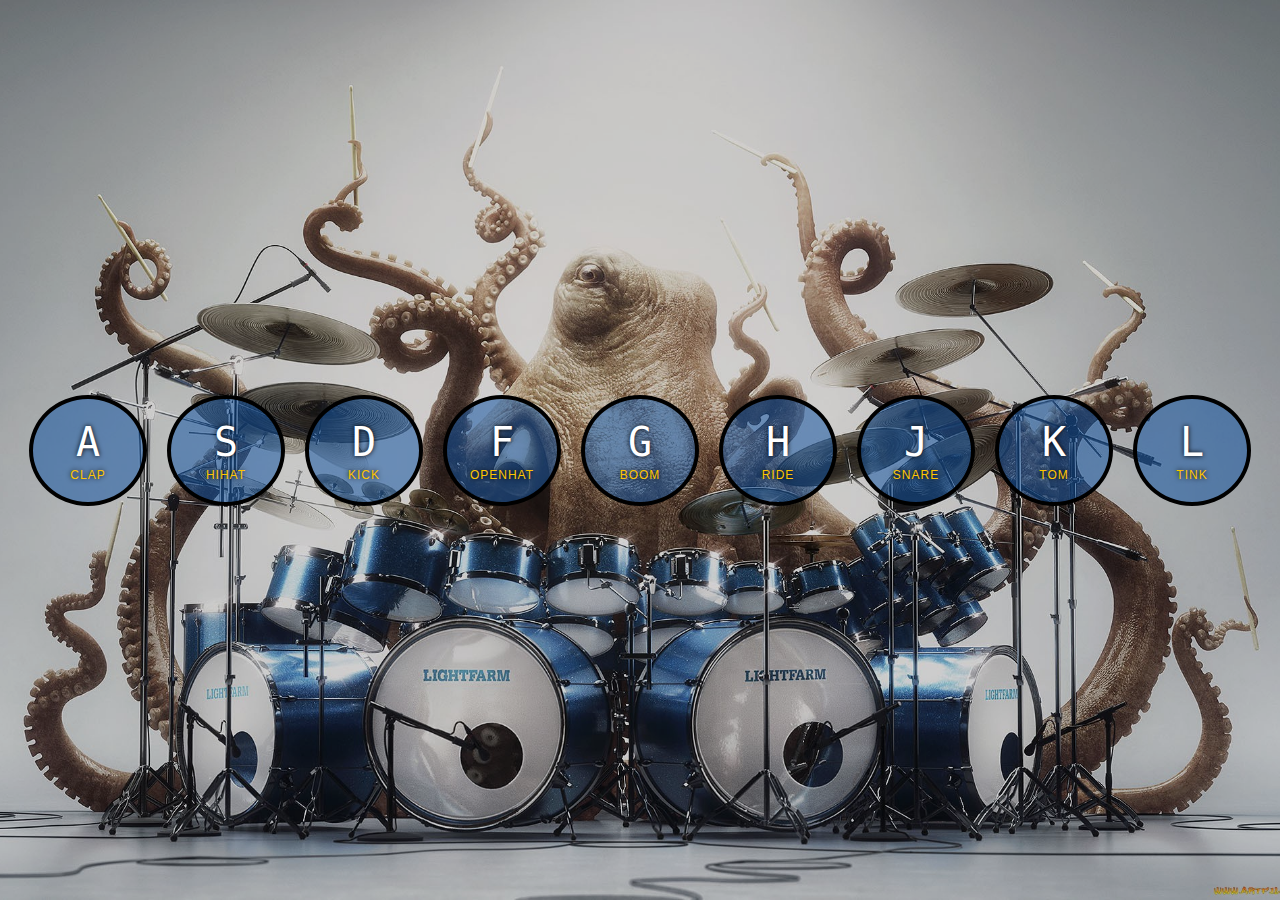
<file: 01. Drums/index.html>
<!DOCTYPE html>
<html lang="en">
<head>
  <meta charset="UTF-8">
  <title>JS Drum Kit</title>
  <link rel="stylesheet" href="style.css">
</head>
<body>


  <div class="keys">
    <div data-key="65" class="key">
      <kbd>A</kbd>
      <span class="sound">clap</span>
    </div>
    <div data-key="83" class="key">
      <kbd>S</kbd>
      <span class="sound">hihat</span>
    </div>
    <div data-key="68" class="key">
      <kbd>D</kbd>
      <span class="sound">kick</span>
    </div>
    <div data-key="70" class="key">
      <kbd>F</kbd>
      <span class="sound">openhat</span>
    </div>
    <div data-key="71" class="key">
      <kbd>G</kbd>
      <span class="sound">boom</span>
    </div>
    <div data-key="72" class="key">
      <kbd>H</kbd>
      <span class="sound">ride</span>
    </div>
    <div data-key="74" class="key">
      <kbd>J</kbd>
      <span class="sound">snare</span>
    </div>
    <div data-key="75" class="key">
      <kbd>K</kbd>
      <span class="sound">tom</span>
    </div>
    <div data-key="76" class="key">
      <kbd>L</kbd>
      <span class="sound">tink</span>
    </div>
  </div>

  <audio data-key="65" src="sounds/clap.wav"></audio>
  <audio data-key="83" src="sounds/hihat.wav"></audio>
  <audio data-key="68" src="sounds/kick.wav"></audio>
  <audio data-key="70" src="sounds/openhat.wav"></audio>
  <audio data-key="71" src="sounds/boom.wav"></audio>
  <audio data-key="72" src="sounds/ride.wav"></audio>
  <audio data-key="74" src="sounds/snare.wav"></audio>
  <audio data-key="75" src="sounds/tom.wav"></audio>
  <audio data-key="76" src="sounds/tink.wav"></audio>

<script src="main.js"></script>


</body>
</html>
</file>
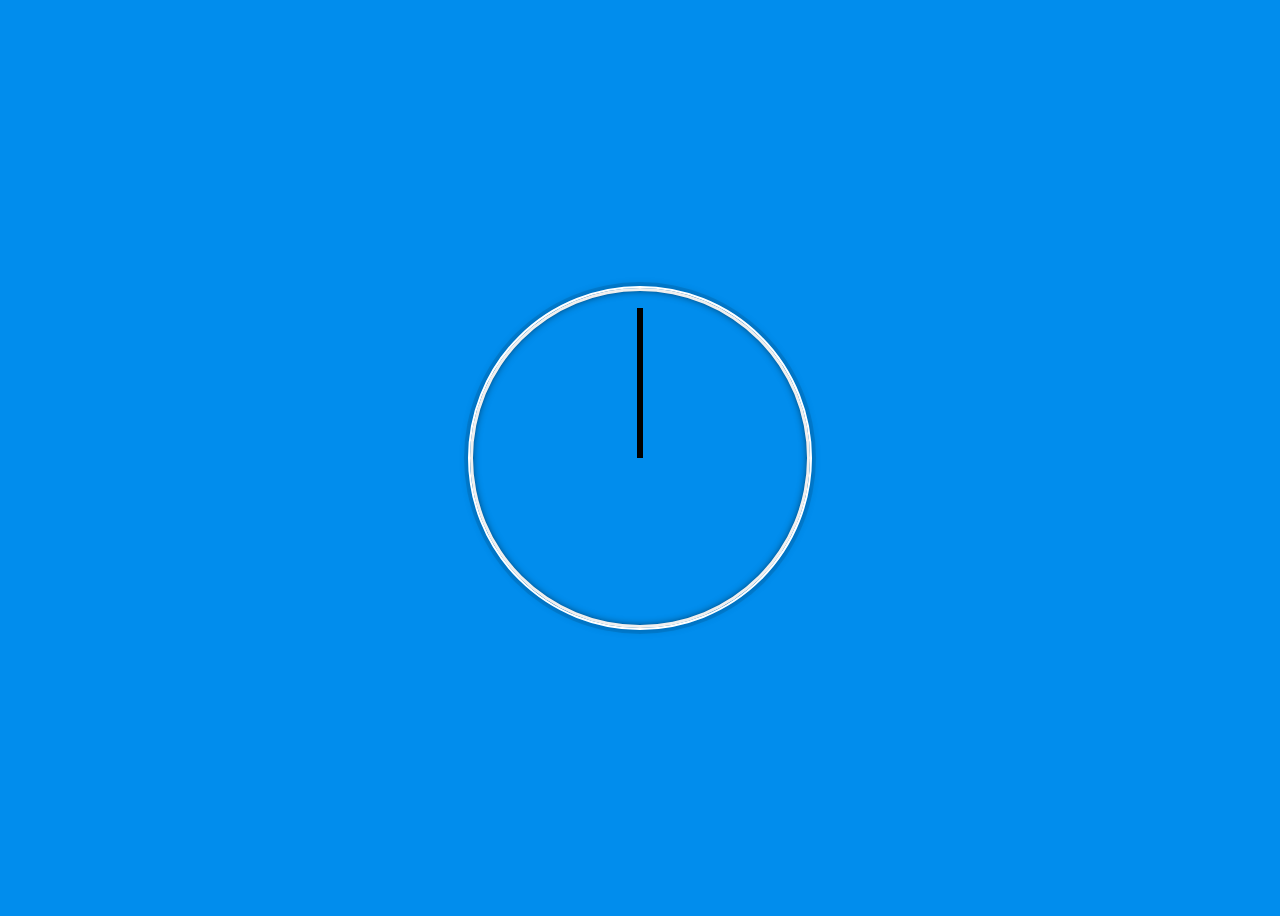
<file: 02. Clock/index.html>
<!DOCTYPE html>
<html lang="en">
<head>
  <meta charset="UTF-8">
  <title>JS + CSS Clock</title>
</head>
<body>


  <div class="clock">
    <div class="clock-face">
      <div class="hand hour-hand"></div>
      <div class="hand min-hand"></div>
      <div class="hand second-hand"></div>
    </div>
  </div>


  <style>
    html {
      background:#018DED url(https://images.unsplash.com/photo-1442876906995-6761040d1f0b?dpr=0.800000011920929&auto=format&fit=crop&w=1500&h=1000&q=80&cs=tinysrgb&crop=);
      background-size:cover;
      font-family:'helvetica neue';
      text-align: center;
      font-size: 10px;
    }

    body {
      font-size: 2rem;
      display:flex;
      flex:1;
      min-height: 100vh;
      align-items: center;
    }

    .clock {
      width: 30rem;
      height: 30rem;
      border:2px solid white;
      border-radius:50%;
      margin:50px auto;
      position: relative;
      padding:2rem;
      box-shadow:
      0 0 0 4px rgba(0,0,0,0.1),
      inset 0 0 0 3px #EFEFEF,
      inset 0 0 10px black,
      0 0 10px rgba(0,0,0,0.2);
    }

    .clock-face {
      position: relative;
      width: 100%;
      height: 100%;
      transform: translateY(-3px); /* account for the height of the clock hands */
    }

    .hand {
      width:50%;
      height:6px;
      background:black;
      position: absolute;
      top:50%;
      -webkit-transform-origin: 100%;
      -moz-transform-origin: 100%;
      -ms-transform-origin: 100%;
      -o-transform-origin: 100%;
      transform-origin: 100%;
      transform: rotate(90deg);
    }
    .hour-hand{
      width: 35%;
      left: 15%;
    }
    .min-hand{
      width: 40%;
      left: 10%;
    }

  </style>

  <script src='main.js'></script>
</body>
</html>
</file>
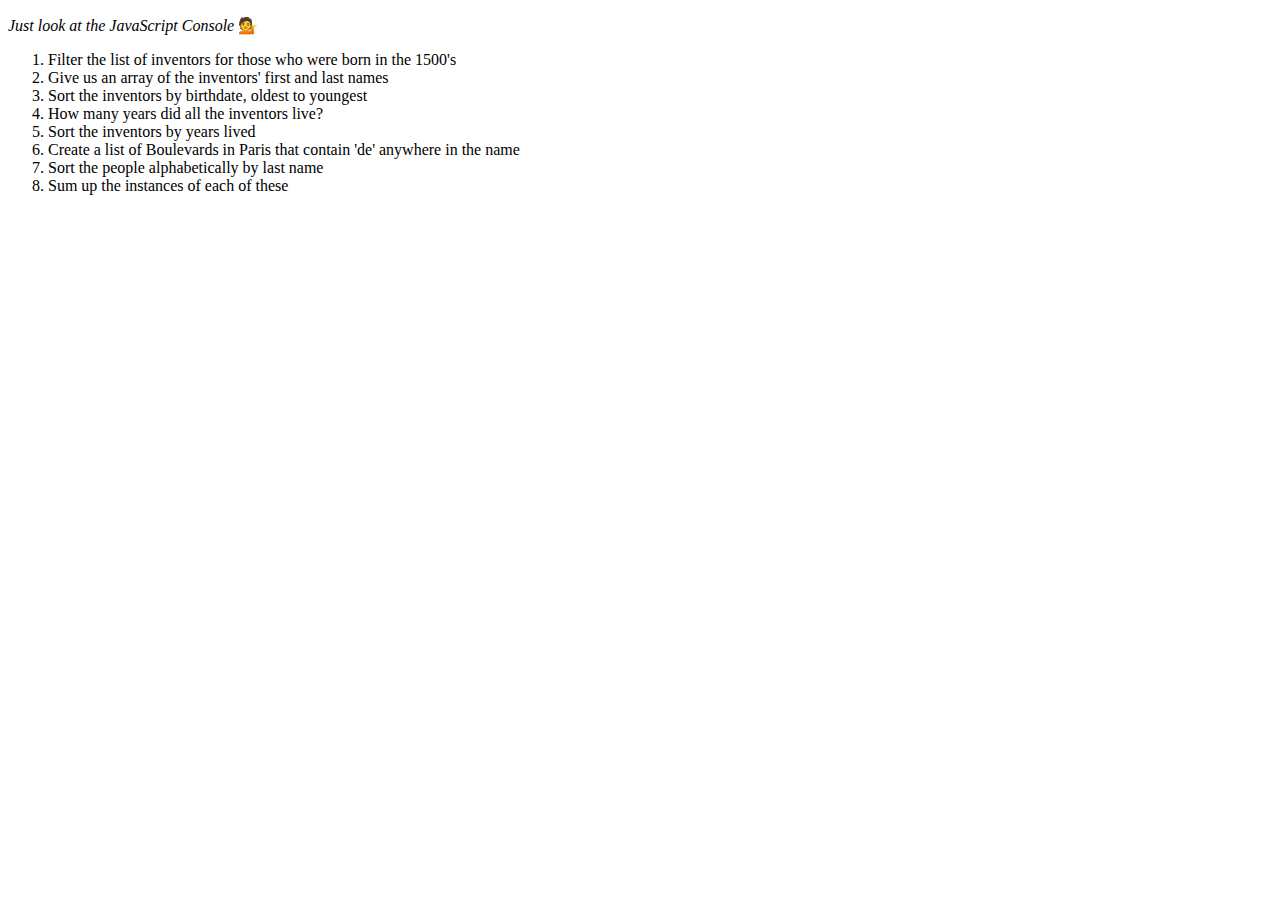
<file: 04. Array Cardio 1/index.html>
<!DOCTYPE html>
<html lang="en">
<head>
	<meta charset="UTF-8">
	<title>Array Cardio 💪</title>
</head>
<body>
	<p><em>Just look at the JavaScript Console</em> 💁</p>
	<ol>
		<li>Filter the list of inventors for those who were born in the 1500's</li>
		<li>Give us an array of the inventors' first and last names</li>
		<li>Sort the inventors by birthdate, oldest to youngest</li>
		<li>How many years did all the inventors live?</li>
		<li>Sort the inventors by years lived</li>
		<li>Сreate a list of Boulevards in Paris that contain 'de' anywhere in the name</li>
		<li>Sort the people alphabetically by last name</li>
		<li>Sum up the instances of each of these</li>
	</ol>
	<script src="main.js"></script>
</body>
</html>
</file>
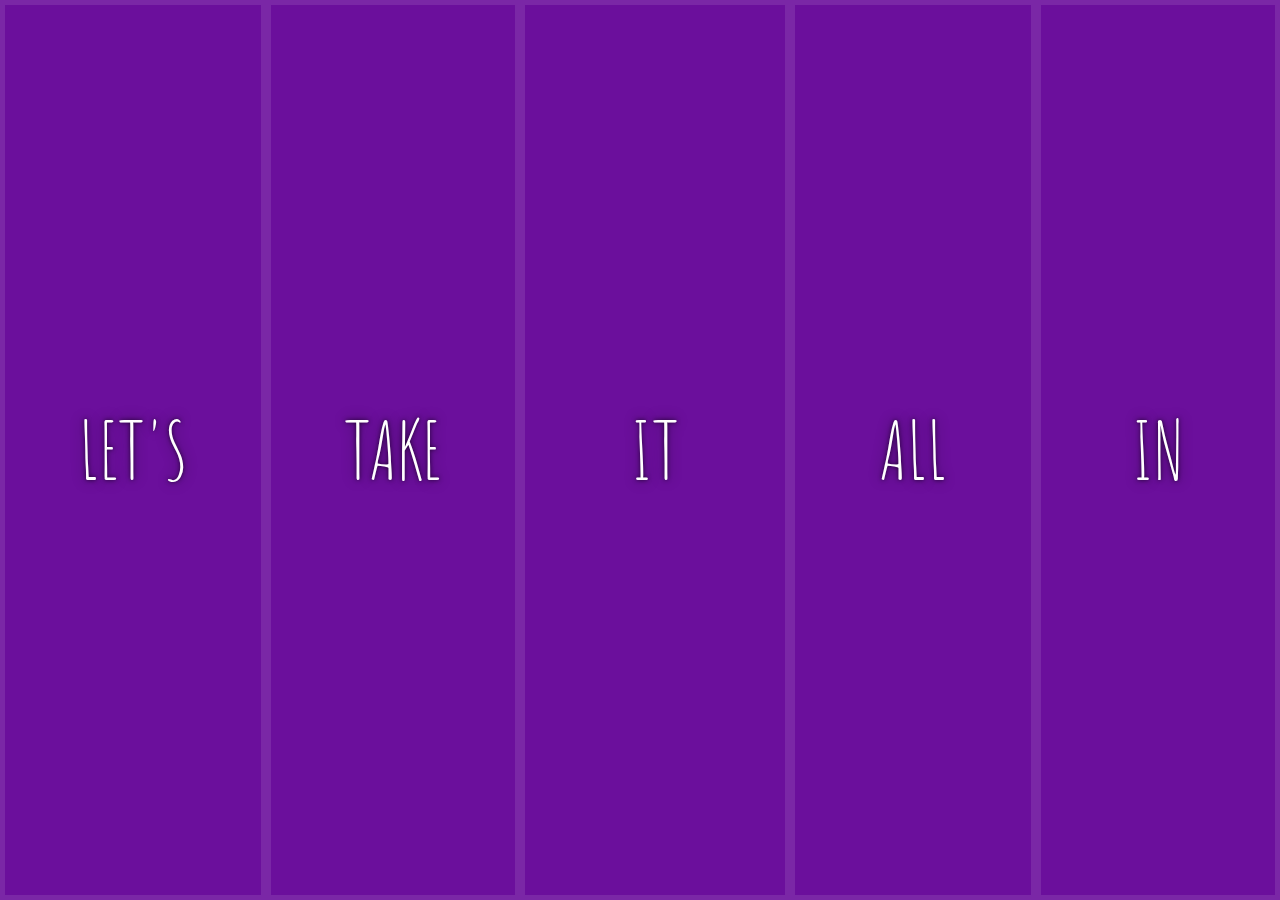
<file: 05. Flex Panel Gallery/index.html>
<!DOCTYPE html>
<html lang="en">
<head>
  <meta charset="UTF-8">
  <title>Flex Panels 💪</title>
  <link href='https://fonts.googleapis.com/css?family=Amatic+SC' rel='stylesheet' type='text/css'>

	<style>
    html {
      box-sizing: border-box;
      background:#ffc600;
      font-family:'helvetica neue';
      font-size: 20px;
      font-weight: 200;
    }
    body {
      margin: 0;
    }
    *, *:before, *:after {
      box-sizing: inherit;
    }

    .panels {
      min-height:100vh;
      overflow: hidden;
      display: -webkit-flex;
      display: -moz-flex;
      display: -ms-flex;
      display: -o-flex;
      display: flex;
    }

    .panel {
      background:#6B0F9C;
      box-shadow:inset 0 0 0 5px rgba(255,255,255,0.1);
      color:white;
      text-align: center;
      align-items:center;
      /* Safari transitionend event.propertyName === flex */
      /* Chrome + FF transitionend event.propertyName === flex-grow */
      transition:
        font-size 0.7s cubic-bezier(0.61,-0.19, 0.7,-0.11),
        flex 0.7s cubic-bezier(0.61,-0.19, 0.7,-0.11),
        background 0.2s;
      font-size: 20px;
      background-size:cover;
      background-position:center;
      flex-grow: 1; 
      display: -webkit-flex;
      display: -moz-flex;
      display: -ms-flex;
      display: -o-flex;
      display: flex;
      justify-content: center;
      align-content: center;
      flex-direction: column;
    }

    .panel1 { background-image:url(https://source.unsplash.com/gYl-UtwNg_I/1500x1500); }
    .panel2 { background-image:url(https://source.unsplash.com/1CD3fd8kHnE/1500x1500); }
    .panel3 { background-image:url(https://images.unsplash.com/photo-1465188162913-8fb5709d6d57?ixlib=rb-0.3.5&q=80&fm=jpg&crop=faces&cs=tinysrgb&w=1500&h=1500&fit=crop&s=967e8a713a4e395260793fc8c802901d); }
    .panel4 { background-image:url(https://source.unsplash.com/ITjiVXcwVng/1500x1500); }
    .panel5 { background-image:url(https://source.unsplash.com/3MNzGlQM7qs/1500x1500); }

    .panel > * {
      margin:0;
      width: 100%;
      transition:transform 0.5s;
      display: -webkit-flex;
      display: -moz-flex;
      display: -ms-flex;
      display: -o-flex;
      display: flex;
      flex: 1 0 auto;
      justify-content: center;
      align-items: center;
    }

    .panel > *:first-child{
    	transform: translateY(-100%);
    }
    .panel.open-active > *:first-child{
    	transform: translateY(0%);
    }
    .panel > *:last-child{
    	transform: translateY(100%);
    }
    .panel.open-active > *:last-child{
    	transform: translateY(0%);
    }

    .panel p {
      text-transform: uppercase;
      font-family: 'Amatic SC', cursive;
      text-shadow:0 0 4px rgba(0, 0, 0, 0.72), 0 0 14px rgba(0, 0, 0, 0.45);
      font-size: 2em;
    }
    .panel p:nth-child(2) {
      font-size: 4em;
    }

    .panel.open {
    	flex: 5;
      font-size:40px;
    }

    .cta {
      color:white;
      text-decoration: none;
    }

  </style>

</head>
<body>
	<div class="panels">
	  <div class="panel panel1">
	    <p>Hey</p>
	    <p>Let's</p>
	    <p>Dance</p>
	  </div>
	  <div class="panel panel2">
	    <p>Give</p>
	    <p>Take</p>
	    <p>Receive</p>
	  </div>
	  <div class="panel panel3">
	    <p>Experience</p>
	    <p>It</p>
	    <p>Today</p>
	  </div>
	  <div class="panel panel4">
	    <p>Give</p>
	    <p>All</p>
	    <p>You can</p>
	  </div>
	  <div class="panel panel5">
	    <p>Life</p>
	    <p>In</p>
	    <p>Motion</p>
	  </div>
	</div>

 <script src="main.js"></script>



</body>
</html>
</file>
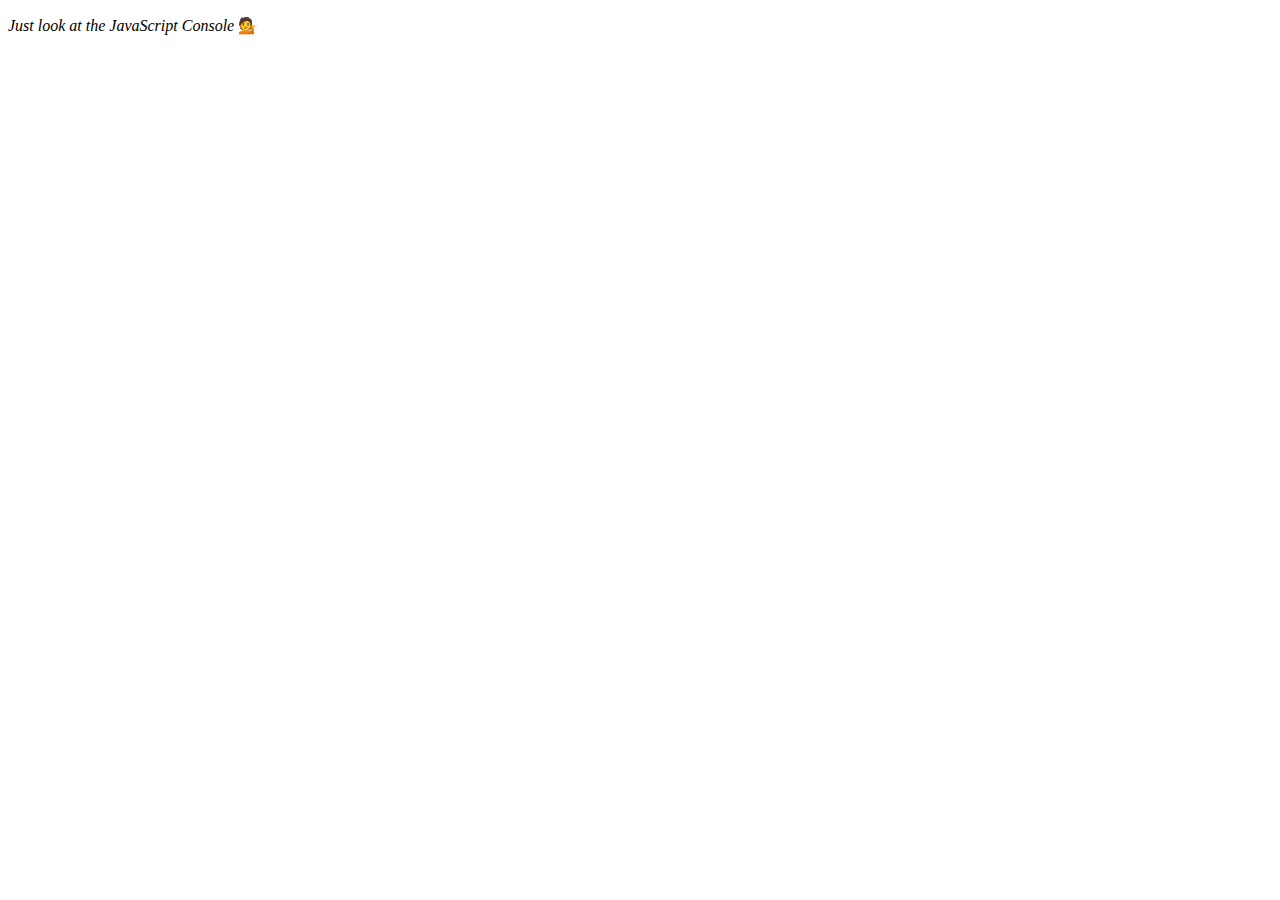
<file: 07. Array Cardio 2/index.html>
<!DOCTYPE html>
<html lang="en">
<head>
  <meta charset="UTF-8">
  <title>Array Cardio 💪💪</title>
</head>
<body>
  <p><em>Just look at the JavaScript Console</em> 💁</p>
  <script src='main.js'></script>
</body>
</html>
</file>
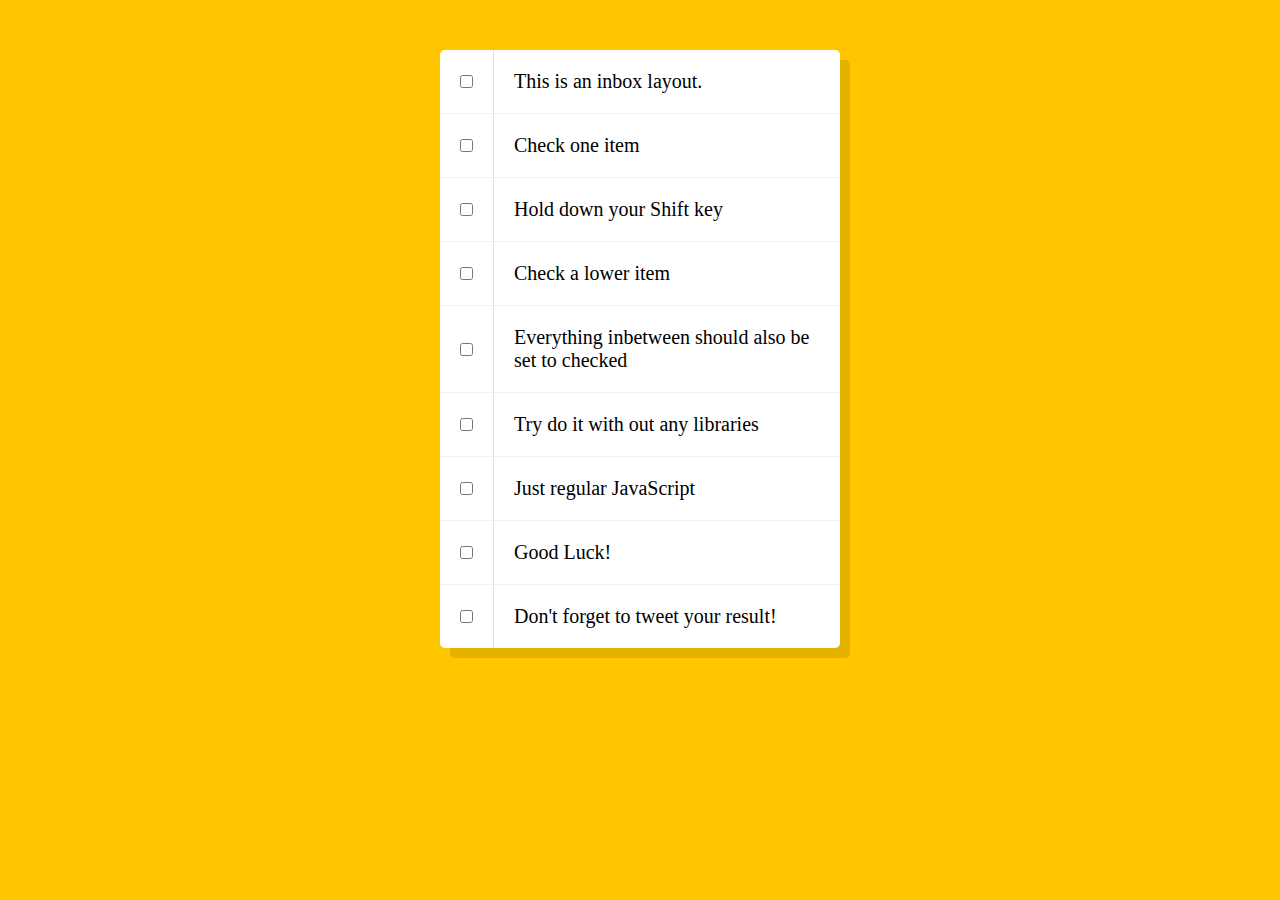
<file: 10. Hold Shift/index.html>
<!DOCTYPE html>
<html lang="en">
<head>
  <meta charset="UTF-8">
  <title>Hold Shift to Check Multiple Checkboxes</title>
</head>
<body>
  <style>

    html {
      font-family: sans-serif;
      background:#ffc600;
    }

    .inbox {
      max-width:400px;
      margin:50px auto;
      background:white;
      border-radius:5px;
      box-shadow:10px 10px 0 rgba(0,0,0,0.1);
    }

    .item {
      display:flex;
      align-items:center;
      border-bottom: 1px solid #F1F1F1;
    }

    .item:last-child {
      border-bottom:0;
    }


    input:checked + p {
      background:#F9F9F9;
      text-decoration: line-through;
    }

    input[type="checkbox"] {
      margin:20px;
    }

    p {
      margin:0;
      padding:20px;
      transition:background 0.2s;
      flex:1;
      font-family:'helvetica neue';
      font-size: 20px;
      font-weight: 200;
      border-left: 1px solid #D1E2FF;
    }

    .details {
      text-align: center;
      font-size: 15px;
    }


  </style>
   <!--
   The following is a common layout you would see in an email client.

   When a user clicks a checkbox, holds Shift, and then clicks another checkbox a few rows down, all the checkboxes inbetween those two checkboxes should be checked.

  -->
  <div class="inbox">
    <div class="item">
      <input type="checkbox">
      <p>This is an inbox layout.</p>
    </div>
    <div class="item">
      <input type="checkbox">
      <p>Check one item</p>
    </div>
    <div class="item">
      <input type="checkbox">
      <p>Hold down your Shift key</p>
    </div>
    <div class="item">
      <input type="checkbox">
      <p>Check a lower item</p>
    </div>
    <div class="item">
      <input type="checkbox">
      <p>Everything inbetween should also be set to checked</p>
    </div>
    <div class="item">
      <input type="checkbox">
      <p>Try do it with out any libraries</p>
    </div>
    <div class="item">
      <input type="checkbox">
      <p>Just regular JavaScript</p>
    </div>
    <div class="item">
      <input type="checkbox">
      <p>Good Luck!</p>
    </div>
    <div class="item">
      <input type="checkbox">
      <p>Don't forget to tweet your result!</p>
    </div>
  </div>

<script src='main.js'></script>
</body>
</html>
</file>
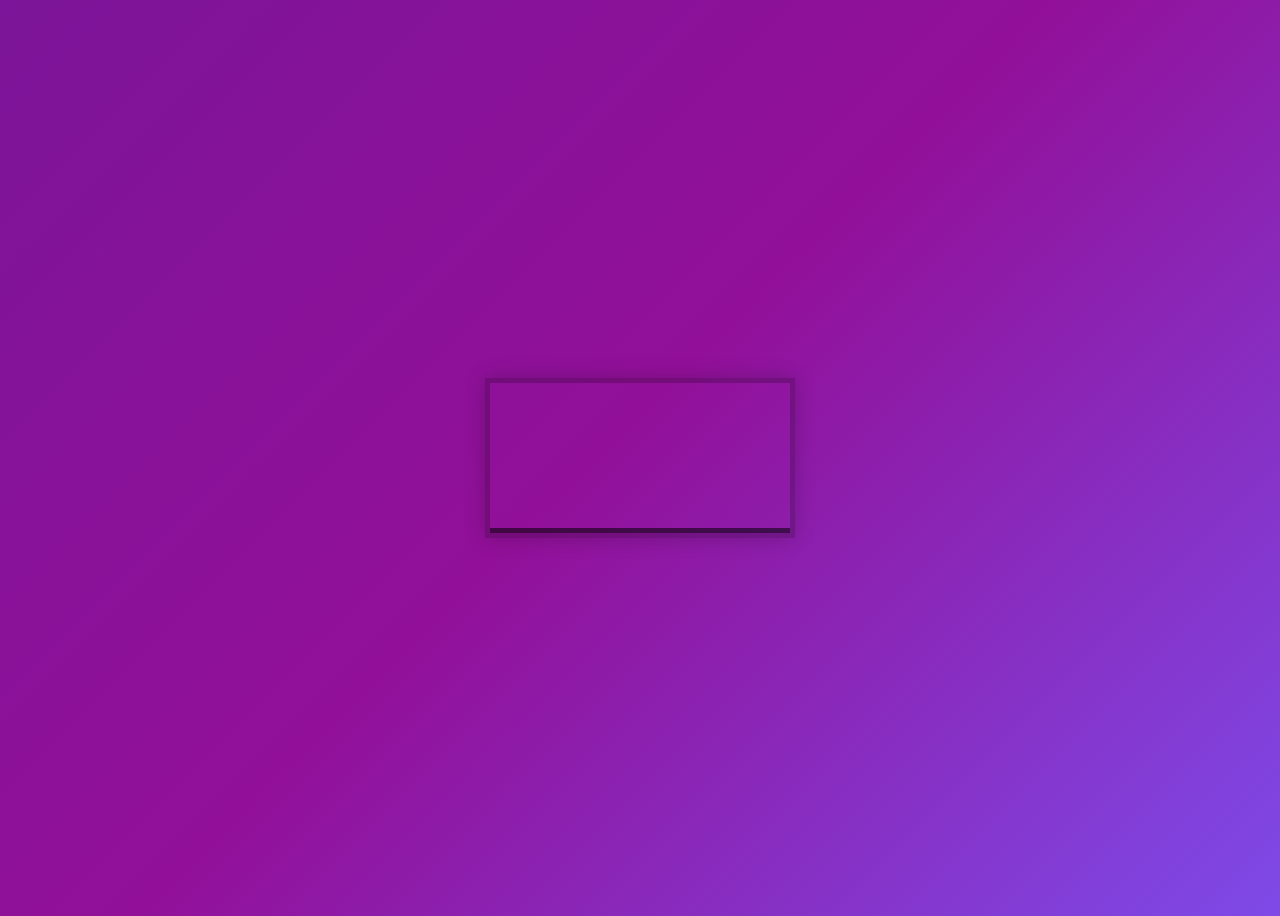
<file: 11. Custom Video Player/index.html>
<!DOCTYPE html>
<html lang="en">
<head>
  <meta charset="UTF-8">
  <title>HTML Video Player</title>
  <link rel="stylesheet" href="style.css">
</head>
<body>

   <div class="player">
     <video class="player__video viewer" src="https://player.vimeo.com/external/194837908.sd.mp4?s=c350076905b78c67f74d7ee39fdb4fef01d12420&profile_id=164"></video>

     <div class="player__controls">
       <div class="progress">
        <div class="progress__filled"></div>
       </div>
       <button class="player__button toggle" title="Toggle Play">►</button>
       <input type="range" name="volume" class="player__slider" min="0" max="1" step="0.05" value="1">
       <input type="range" name="playbackRate" class="player__slider" min="0.5" max="2" step="0.1" value="1">
       <button data-skip="-10" class="player__button">« 10s</button>
       <button data-skip="25" class="player__button">25s »</button>
     </div>
   </div>

  <script src="scripts.js"></script>
</body>
</html>
</file>
<file: 01. Drums/style.css>
html {
  font-size: 10px;
  background: url(drum.jpg) bottom center;
  background-size: cover;
}
body,html {
  margin: 0;
  padding: 0;
  font-family: sans-serif;
}
body {
  background: rgba(0, 0, 0, 0.15);
}

.keys {
  display: flex;
  flex: 1;
  min-height: 100vh;
  align-items: center;
  justify-content: center;
}

.key {
  border: .4rem solid black;
  border-radius: 50%;
  margin: 1rem;
  font-size: 1.5rem;
  padding: 2rem .5rem;
  transition: all .07s ease;
  width: 10rem;
  text-align: center;
  color: white;
  background: rgba(20, 85, 162, 0.54);
  text-shadow: 0 0 .5rem black;
}

.playing {
  transform: scale(1.1);
  border-color: #ffc600;
  box-shadow: 0 0 1rem #ffc600;
}

kbd {
  display: block;
  font-size: 4rem;
}

.sound {
  font-size: 1.2rem;
  text-transform: uppercase;
  letter-spacing: .1rem;
  color: #ffc600;
}
</file>
<file: 11. Custom Video Player/style.css>
html {
  box-sizing: border-box;
}

*, *:before, *:after {
  box-sizing: inherit;
}

body {
  padding: 0;
  display:flex;
  background:#7A419B;
  min-height:100vh;
  background: linear-gradient(135deg, #7c1599 0%,#921099 48%,#7e4ae8 100%);
  background-size:cover;
  align-items: center;
  justify-content: center;
}

.player {
  max-width:750px;
  border:5px solid rgba(0,0,0,0.2);
  box-shadow:0 0 20px rgba(0,0,0,0.2);
  position: relative;
  font-size: 0;
  overflow: hidden;
}

.player__video {
  width: 100%;
}

.player__button {
  background:none;
  border:0;
  line-height:1;
  color:white;
  text-align: center;
  outline:0;
  padding: 0;
  cursor:pointer;
  max-width:50px;
}

.player__button:focus {
  border-color: #ffc600;
}

.player__slider {
  width:10px;
  height:30px;
}

.player__controls {
  display:flex;
  position: absolute;
  bottom:0;
  width: 100%;
  transform: translateY(100%) translateY(-5px);
  transition:all .3s;
  flex-wrap:wrap;
  background:rgba(0,0,0,0.1);
}

.player:hover .player__controls {
  transform: translateY(0);
}

.player:hover .progress {
  height:15px;
}

.player__controls > * {
  flex:1;
}

.progress {
  flex:10;
  position: relative;
  display:flex;
  flex-basis:100%;
  height:5px;
  transition:height 0.3s;
  background:rgba(0,0,0,0.5);
  cursor:ew-resize;
}

.progress__filled {
  width:50%;
  background:#ffc600;
  flex:0;
  flex-basis:0%;
}

/* unholy css to style input type="range" */

input[type=range] {
  -webkit-appearance: none;
  background:transparent;
  width: 100%;
  margin: 0 5px;
}
input[type=range]:focus {
  outline: none;
}
input[type=range]::-webkit-slider-runnable-track {
  width: 100%;
  height: 8.4px;
  cursor: pointer;
  box-shadow: 1px 1px 1px rgba(0, 0, 0, 0), 0 0 1px rgba(13, 13, 13, 0);
  background: rgba(255,255,255,0.8);
  border-radius: 1.3px;
  border: 0.2px solid rgba(1, 1, 1, 0);
}
input[type=range]::-webkit-slider-thumb {
  box-shadow: 0 0 0 rgba(0, 0, 0, 0), 0 0 0 rgba(13, 13, 13, 0);
  height: 15px;
  width: 15px;
  border-radius: 50px;
  background: #ffc600;
  cursor: pointer;
  -webkit-appearance: none;
  margin-top: -3.5px;
  box-shadow:0 0 2px rgba(0,0,0,0.2);
}
input[type=range]:focus::-wefbkit-slider-runnable-track {
  background: #bada55;
}
input[type=range]::-moz-range-track {
  width: 100%;
  height: 8.4px;
  cursor: pointer;
  box-shadow: 1px 1px 1px rgba(0, 0, 0, 0), 0 0 1px rgba(13, 13, 13, 0);
  background: #ffffff;
  border-radius: 1.3px;
  border: 0.2px solid rgba(1, 1, 1, 0);
}
input[type=range]::-moz-range-thumb {
  box-shadow: 0 0 0 rgba(0, 0, 0, 0), 0 0 0 rgba(13, 13, 13, 0);
  height: 15px;
  width: 15px;
  border-radius: 50px;
  background: #ffc600;
  cursor: pointer;
}
</file>
